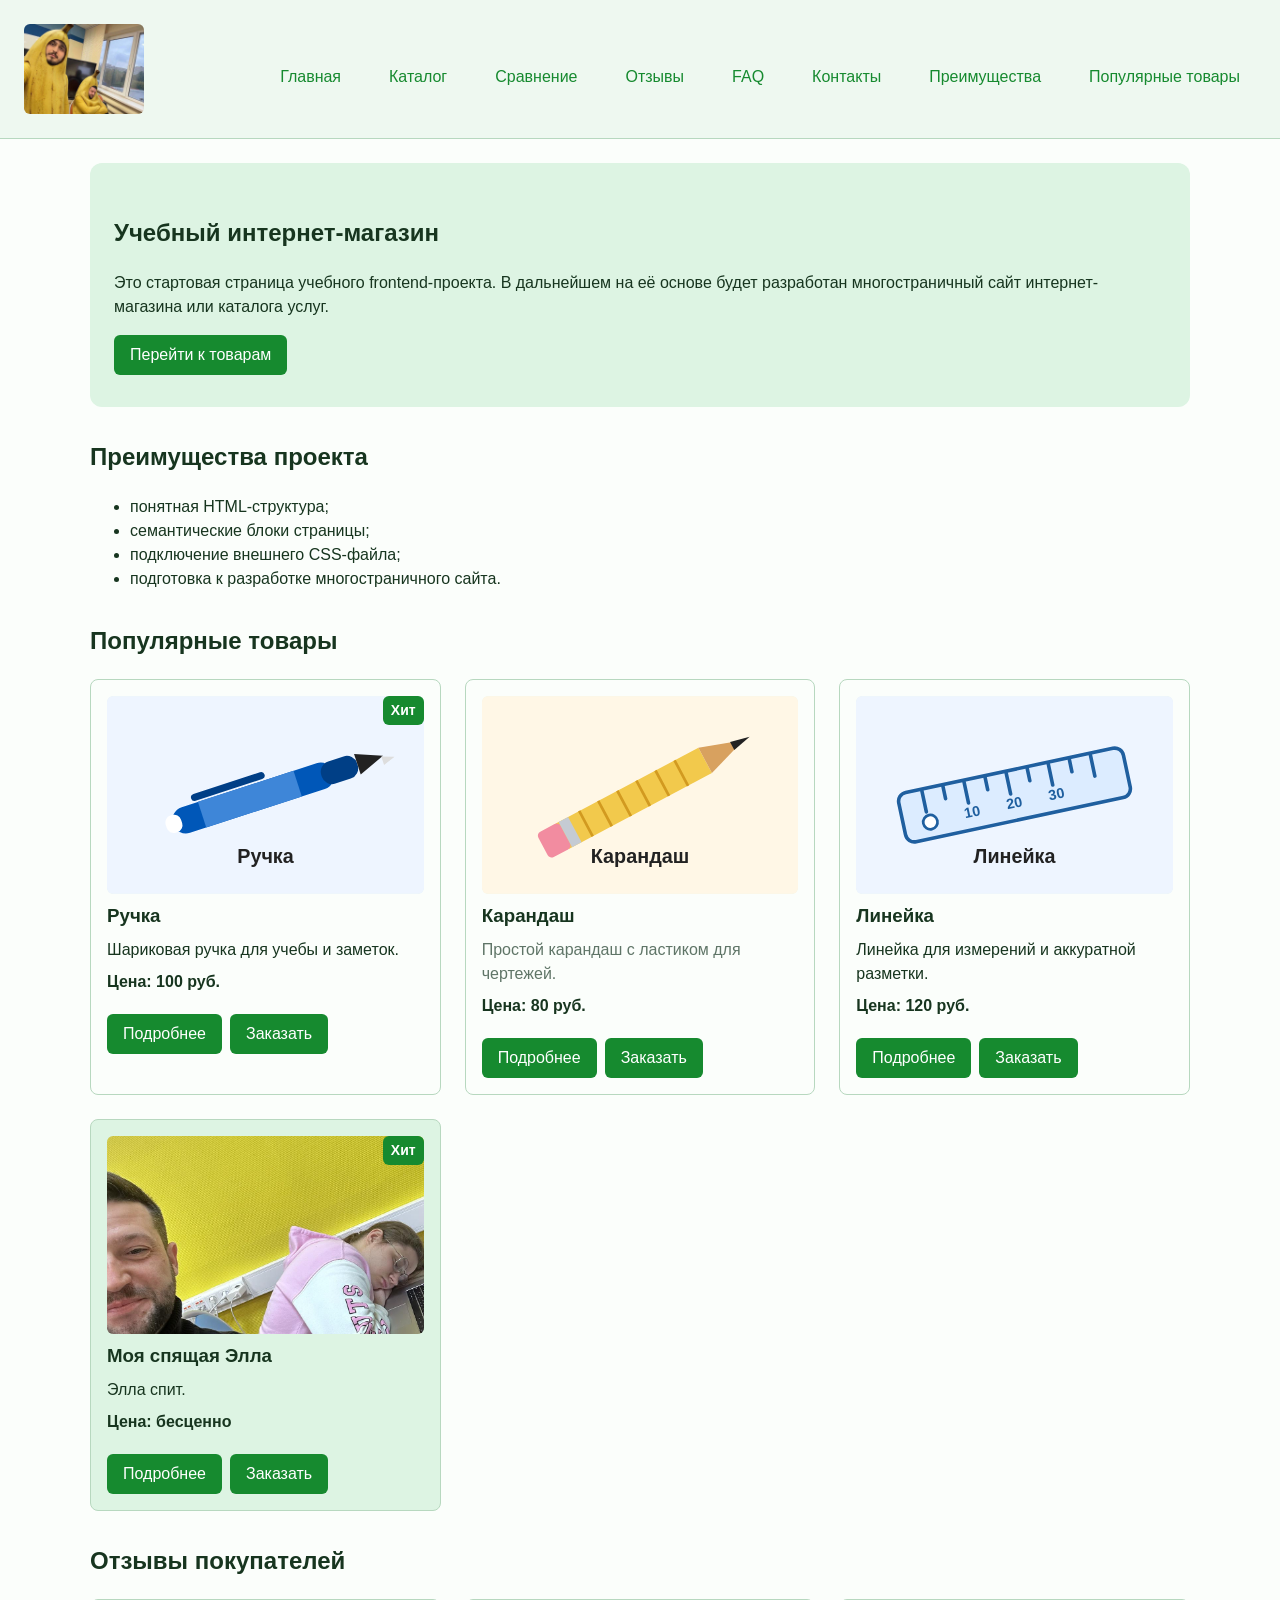
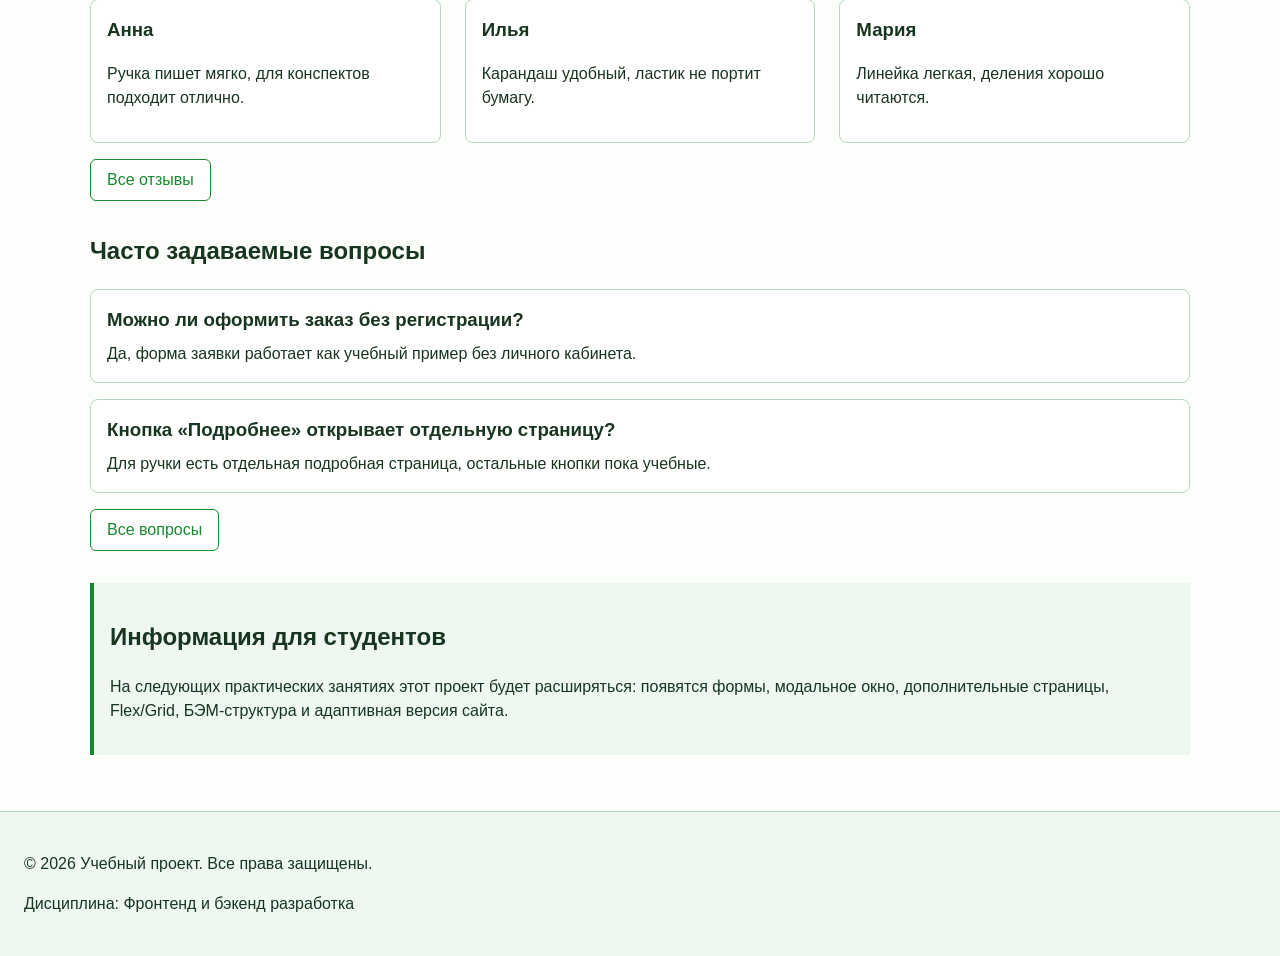
<file: index.html>
<!DOCTYPE html>
<html lang="ru">
<head>
    <meta charset="UTF-8">
    <meta name="viewport" content="width=device-width, initial-scale=1.0">
    <title>Учебный интернет-магазин</title>
    <link rel="stylesheet" href="css/style.css">
    <script src="js/main.js" defer></script>
</head>
<body id="top">
    <header>
        <div class="site-header">
            <a class="site-logo" href="index.html">
                <img src="images/logo.jpg" alt="ShopProject">
            </a>

            <nav class="site-nav" aria-label="Основная навигация">
                <ul class="site-nav__list">
                    <li><a href="index.html">Главная</a></li>
                    <li><a href="catalog.html">Каталог</a></li>
                    <li><a href="comparison.html">Сравнение</a></li>
                    <li><a href="reviews.html">Отзывы</a></li>
                    <li><a href="faq.html">FAQ</a></li>
                    <li><a href="contacts.html">Контакты</a></li>
                    <li><a href="index.html#advantages">Преимущества</a></li>
                    <li><a href="index.html#popular">Популярные товары</a></li>
                </ul>
            </nav>

        </div>
    </header>
    <main>
        <section class="hero">
            <h1>Учебный интернет-магазин</h1>
            <p>
                Это стартовая страница учебного frontend-проекта.
                В дальнейшем на её основе будет разработан многостраничный сайт
                интернет-магазина или каталога услуг.
            </p>
            <a class="button" href="#popular">Перейти к товарам</a>
        </section>
        <section class="section" id="advantages">
            <h2>Преимущества проекта</h2>

            <ul class="advantages-list">
                <li>понятная HTML-структура;</li>
                <li>семантические блоки страницы;</li>
                <li>подключение внешнего CSS-файла;</li>
                <li>подготовка к разработке многостраничного сайта.</li>
            </ul>
        </section>
        <section class="section" id="popular">
            <h2>Популярные товары</h2>

            <div class="products-grid">
                <article class="product-card">
                    <span class="product-card__badge">Хит</span>
                    <img class="product-card__image" src="images/product-1.svg" alt="Ручка">
                    <h3 class="product-card__title">Ручка</h3>
                    <p class="product-card__description">Шариковая ручка для учебы и заметок.</p>
                    <p class="product-card__price">Цена: 100 руб.</p>
                    <div class="product-card__actions">
                        <a class="button" href="product-pen.html">Подробнее</a>
                        <button class="button product-card__button" type="button" data-product="Ручка">
                            Заказать
                        </button>
                    </div>
                </article>

                <article class="product-card product-card--compact">
                    <img class="product-card__image" src="images/product-2.svg" alt="Карандаш">
                    <h3 class="product-card__title">Карандаш</h3>
                    <p class="product-card__description">Простой карандаш с ластиком для чертежей.</p>
                    <p class="product-card__price">Цена: 80 руб.</p>
                    <div class="product-card__actions">
                        <a class="button" href="product-pencil.html">Подробнее</a>
                        <button class="button product-card__button" type="button" data-product="Карандаш">
                            Заказать
                        </button>
                    </div>
                </article>

                <article class="product-card">
                    <img class="product-card__image" src="images/product-3.svg" alt="Линейка">
                    <h3 class="product-card__title">Линейка</h3>
                    <p class="product-card__description">Линейка для измерений и аккуратной разметки.</p>
                    <p class="product-card__price">Цена: 120 руб.</p>
                    <div class="product-card__actions">
                        <a class="button" href="product-ruler.html">Подробнее</a>
                        <button class="button product-card__button" type="button" data-product="Линейка">
                            Заказать
                        </button>
                    </div>
                </article>


                    <article class="product-card product-card--featured">
                        <span class="product-card__badge">Хит</span>
                    <img class="product-card__image" src="images/ella.jpg" alt="Моя спящая Элла">
                        <h3 class="product-card__title">Моя спящая Элла</h3>
                        <p class="product-card__description">Элла спит.</p>
                        <p class="product-card__price">Цена: бесценно</p>
                        <div class="product-card__actions">
                            <a class="button" href="product-ella.html">Подробнее</a>
                            <button class="button product-card__button" type="button" data-product="Моя спящая Элла">
                                Заказать
                            </button>
                        </div>
                    </article>
            </div>
        </section>

        <section class="section" id="reviews">
            <h2>Отзывы покупателей</h2>
            <div class="reviews-grid">
                <article class="review-card">
                    <h3>Анна</h3>
                    <p>Ручка пишет мягко, для конспектов подходит отлично.</p>
                </article>
                <article class="review-card">
                    <h3>Илья</h3>
                    <p>Карандаш удобный, ластик не портит бумагу.</p>
                </article>
                <article class="review-card">
                    <h3>Мария</h3>
                    <p>Линейка легкая, деления хорошо читаются.</p>
                </article>
            </div>
            <p><a class="button button--secondary" href="reviews.html">Все отзывы</a></p>
        </section>

        <section class="section" id="faq">
            <h2>Часто задаваемые вопросы</h2>
            <div class="faq-list">
                <article class="faq-item">
                    <h3>Можно ли оформить заказ без регистрации?</h3>
                    <p>Да, форма заявки работает как учебный пример без личного кабинета.</p>
                </article>
                <article class="faq-item">
                    <h3>Кнопка «Подробнее» открывает отдельную страницу?</h3>
                    <p>Для ручки есть отдельная подробная страница, остальные кнопки пока учебные.</p>
                </article>
            </div>
            <p><a class="button button--secondary" href="faq.html">Все вопросы</a></p>
        </section>

        <aside class="aside-info">
            <h2>Информация для студентов</h2>
            <p>
                На следующих практических занятиях этот проект будет расширяться:
                появятся формы, модальное окно, дополнительные страницы, Flex/Grid,
                БЭМ-структура и адаптивная версия сайта.
            </p>
        </aside>
    </main>
    <dialog class="order-dialog" id="order-dialog" aria-labelledby="order-dialog-title" aria-describedby="order-dialog-description">
        <h2 id="order-dialog-title">Оформление заявки</h2>
        <p class="order-dialog__text" id="order-dialog-description">
            Заполните контактные данные, и мы свяжемся с вами по выбранному товару.
        </p>

        <form class="order-form" id="order-form" action="#" method="post" novalidate>
            <input id="selected-product" name="selected-product" type="hidden">

            <div class="form-field">
                <label for="order-name">Имя</label>
                <input
                        id="order-name"
                        name="name"
                        type="text"
                        placeholder="Введите ваше имя"
                        minlength="2"
                        autocomplete="given-name"
                        required
                >
            </div>

            <div class="form-field">
                <label for="order-email">E-mail</label>
                <input
                        id="order-email"
                        name="email"
                        type="email"
                        placeholder="example@mail.ru"
                        autocomplete="email"
                        required
                >
            </div>

            <div class="form-field">
                <label for="order-phone">Телефон</label>
                <input
                        id="order-phone"
                        name="phone"
                        type="tel"
                        inputmode="tel"
                        placeholder="+7 (900) 000-00-00"
                        pattern="^\+7 \(\d{3}\) \d{3}-\d{2}-\d{2}$"
                        required
                >
                <small>Формат: +7 (900) 000-00-00</small>
            </div>

            <div class="form-field">
                <label for="order-date">Дата связи</label>
                <input
                        id="order-date"
                        name="date"
                        type="date"
                >
            </div>

            <div class="form-field">
                <label for="order-topic">Тема заявки</label>
                <select id="order-topic" name="topic" required>
                    <option value="">Выберите тему</option>
                    <option value="product">Заказ товара</option>
                    <option value="consultation">Консультация</option>
                    <option value="delivery">Доставка</option>
                </select>
            </div>

            <div class="form-field">
                <label for="order-comment">Комментарий</label>
                <textarea
                        id="order-comment"
                        name="comment"
                        rows="4"
                        placeholder="Укажите дополнительную информацию"
                ></textarea>
            </div>

            <div class="form-field form-field--checkbox">
                <label>
                    <input
                            id="order-agreement"
                            name="agreement"
                            type="checkbox"
                            required
                    >
                    Я согласен на обработку данных
                </label>
            </div>

            <div class="form-actions">
                <button class="button button--secondary" type="button" id="close-order-dialog">Закрыть</button>
                <button class="button" type="submit">Отправить заявку</button>
            </div>
        </form>
    </dialog>

    <p class="success-message" id="success-message" hidden>
        Форма успешно отправлена!
    </p>
    <footer id="contacts">
        <p>&copy; 2026 Учебный проект. Все права защищены.</p>
        <p>Дисциплина: Фронтенд и бэкенд разработка</p>
    </footer>
</body>
</html>
</file>
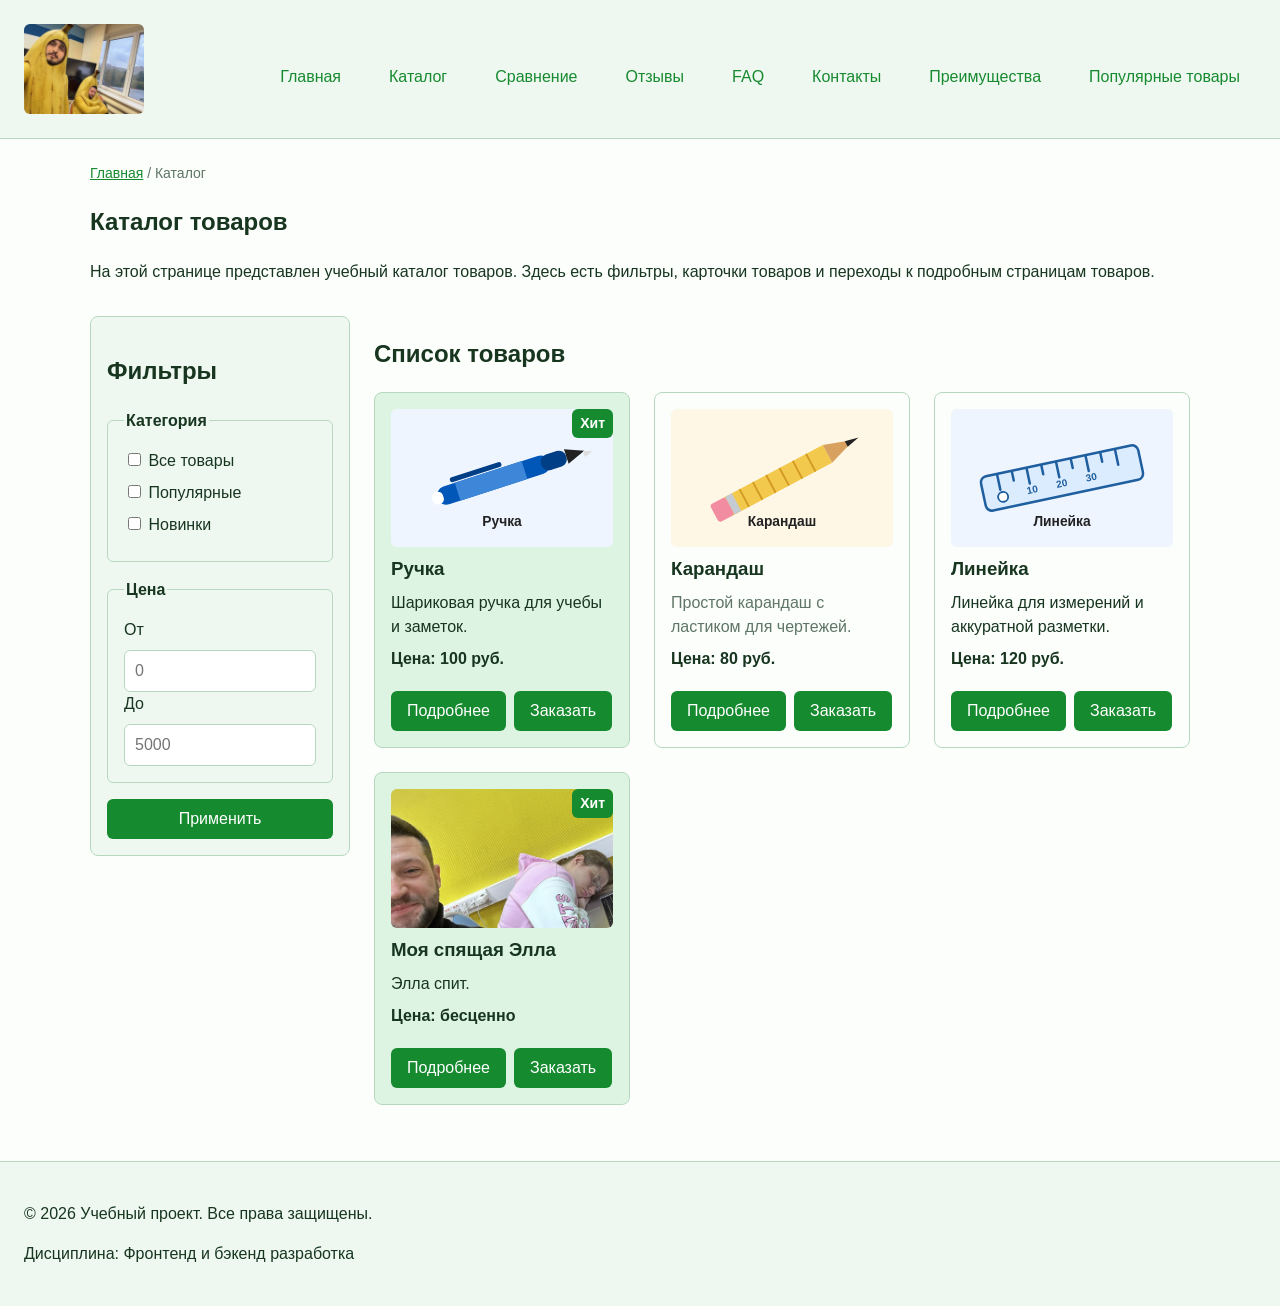
<file: catalog.html>
<!DOCTYPE html>
<html lang="ru">
<head>
    <meta charset="UTF-8">
    <meta name="viewport" content="width=device-width, initial-scale=1.0">
    <meta name="description" content="Каталог товаров учебного интернет-магазина.">
    <title>Каталог товаров — Учебный интернет-магазин</title>
    <link rel="stylesheet" href="css/style.css">
    <script src="js/main.js" defer></script>
</head>
<body id="top">
<header>
    <div class="site-header">
        <a class="site-logo" href="index.html">
            <img src="images/logo.jpg" alt="ShopProject">
        </a>

        <nav class="site-nav" aria-label="Основная навигация">
            <ul class="site-nav__list">
                <li><a href="index.html">Главная</a></li>
                <li><a href="catalog.html">Каталог</a></li>
                <li><a href="comparison.html">Сравнение</a></li>
                <li><a href="reviews.html">Отзывы</a></li>
                <li><a href="faq.html">FAQ</a></li>
                <li><a href="contacts.html">Контакты</a></li>
                <li><a href="index.html#advantages">Преимущества</a></li>
                <li><a href="index.html#popular">Популярные товары</a></li>
            </ul>
        </nav>
    </div>
</header>

<main>
    <nav class="breadcrumbs" aria-label="Хлебные крошки">
        <a href="index.html">Главная</a>
        <span>Каталог</span>
    </nav>

    <section class="section">
        <h1>Каталог товаров</h1>
        <p>
            На этой странице представлен учебный каталог товаров.
            Здесь есть фильтры, карточки товаров и переходы к подробным страницам товаров.
        </p>
    </section>
    <section class="catalog-layout">
        <aside class="catalog-filters">
            <h2>Фильтры</h2>

            <form class="filters-form" action="#" method="get">
                <fieldset>
                    <legend>Категория</legend>

                    <label>
                        <input type="checkbox" name="category" value="all">
                        Все товары
                    </label>

                    <label>
                        <input type="checkbox" name="category" value="popular">
                        Популярные
                    </label>

                    <label>
                        <input type="checkbox" name="category" value="new">
                        Новинки
                    </label>

                </fieldset>

                <fieldset>
                    <legend>Цена</legend>

                    <label for="price-from">От</label>
                    <input id="price-from" name="price-from" type="number" min="0" placeholder="0">

                    <label for="price-to">До</label>
                    <input id="price-to" name="price-to" type="number" min="0" placeholder="5000">
                </fieldset>

                <button class="button" type="submit">Применить</button>
            </form>
        </aside>

        <section class="catalog-products">
            <h2>Список товаров</h2>
            <div class="products-grid">
                <article class="product-card product-card--featured">
                    <span class="product-card__badge">Хит</span>
                    <img class="product-card__image" src="images/product-1.svg" alt="Ручка">
                    <h3 class="product-card__title">Ручка</h3>
                    <p class="product-card__description">Шариковая ручка для учебы и заметок.</p>
                    <p class="product-card__price">Цена: 100 руб.</p>
                    <div class="product-card__actions">
                        <a class="button" href="product-pen.html">Подробнее</a>
                        <button class="button product-card__button" type="button" data-product="Ручка">
                            Заказать
                        </button>
                    </div>
                </article>

                <article class="product-card product-card--compact">
                    <img class="product-card__image" src="images/product-2.svg" alt="Карандаш">
                    <h3 class="product-card__title">Карандаш</h3>
                    <p class="product-card__description">Простой карандаш с ластиком для чертежей.</p>
                    <p class="product-card__price">Цена: 80 руб.</p>
                    <div class="product-card__actions">
                        <a class="button" href="product-pencil.html">Подробнее</a>
                        <button class="button product-card__button" type="button" data-product="Карандаш">
                            Заказать
                        </button>
                    </div>
                </article>

                <article class="product-card">
                    <img class="product-card__image" src="images/product-3.svg" alt="Линейка">
                    <h3 class="product-card__title">Линейка</h3>
                    <p class="product-card__description">Линейка для измерений и аккуратной разметки.</p>
                    <p class="product-card__price">Цена: 120 руб.</p>
                    <div class="product-card__actions">
                        <a class="button" href="product-ruler.html">Подробнее</a>
                        <button class="button product-card__button" type="button" data-product="Линейка">
                            Заказать
                        </button>
                    </div>
                </article>

                <article class="product-card product-card--featured">
                    <span class="product-card__badge">Хит</span>
                    <img class="product-card__image" src="images/ella.jpg" alt="Моя спящая Элла">
                    <h3 class="product-card__title">Моя спящая Элла</h3>
                    <p class="product-card__description">Элла спит.</p>
                    <p class="product-card__price">Цена: бесценно</p>
                    <div class="product-card__actions">
                        <a class="button" href="product-ella.html">Подробнее</a>
                        <button class="button product-card__button" type="button" data-product="Моя спящая Элла">
                            Заказать
                        </button>
                    </div>
                </article>
            </div>
        </section>
    </section>


</main>
<dialog class="order-dialog" id="order-dialog" aria-labelledby="order-dialog-title" aria-describedby="order-dialog-description">
    <h2 id="order-dialog-title">Оформление заявки</h2>
    <p class="order-dialog__text" id="order-dialog-description">
        Заполните контактные данные, и мы свяжемся с вами по выбранному товару.
    </p>

    <form class="order-form" id="order-form" action="#" method="post" novalidate>
        <input id="selected-product" name="selected-product" type="hidden">

        <div class="form-field">
            <label for="order-name">Имя</label>
            <input
                    id="order-name"
                    name="name"
                    type="text"
                    placeholder="Введите ваше имя"
                    minlength="2"
                    autocomplete="given-name"
                    required
            >
        </div>

        <div class="form-field">
            <label for="order-email">E-mail</label>
            <input
                    id="order-email"
                    name="email"
                    type="email"
                    placeholder="example@mail.ru"
                    autocomplete="email"
                    required
            >
        </div>

        <div class="form-field">
            <label for="order-phone">Телефон</label>
            <input
                    id="order-phone"
                    name="phone"
                    type="tel"
                    inputmode="tel"
                    placeholder="+7 (900) 000-00-00"
                    pattern="^\+7 \(\d{3}\) \d{3}-\d{2}-\d{2}$"
                    required
            >
            <small>Формат: +7 (900) 000-00-00</small>
        </div>

        <div class="form-field">
            <label for="order-date">Дата связи</label>
            <input
                    id="order-date"
                    name="date"
                    type="date"
            >
        </div>

        <div class="form-field">
            <label for="order-topic">Тема заявки</label>
            <select id="order-topic" name="topic" required>
                <option value="">Выберите тему</option>
                <option value="product">Заказ товара</option>
                <option value="consultation">Консультация</option>
                <option value="delivery">Доставка</option>
            </select>
        </div>

        <div class="form-field">
            <label for="order-comment">Комментарий</label>
            <textarea
                    id="order-comment"
                    name="comment"
                    rows="4"
                    placeholder="Укажите дополнительную информацию"
            ></textarea>
        </div>

        <div class="form-field form-field--checkbox">
            <label>
                <input
                        id="order-agreement"
                        name="agreement"
                        type="checkbox"
                        required
                >
                Я согласен на обработку данных
            </label>
        </div>

        <div class="form-actions">
            <button class="button button--secondary" type="button" id="close-order-dialog">Закрыть</button>
            <button class="button" type="submit">Отправить заявку</button>
        </div>
    </form>
</dialog>

<p class="success-message" id="success-message" hidden>
    Форма успешно отправлена!
</p>
<footer>
    <p>&copy; 2026 Учебный проект. Все права защищены.</p>
    <p>Дисциплина: Фронтенд и бэкенд разработка</p>
</footer>
</body>
</html>
</file>
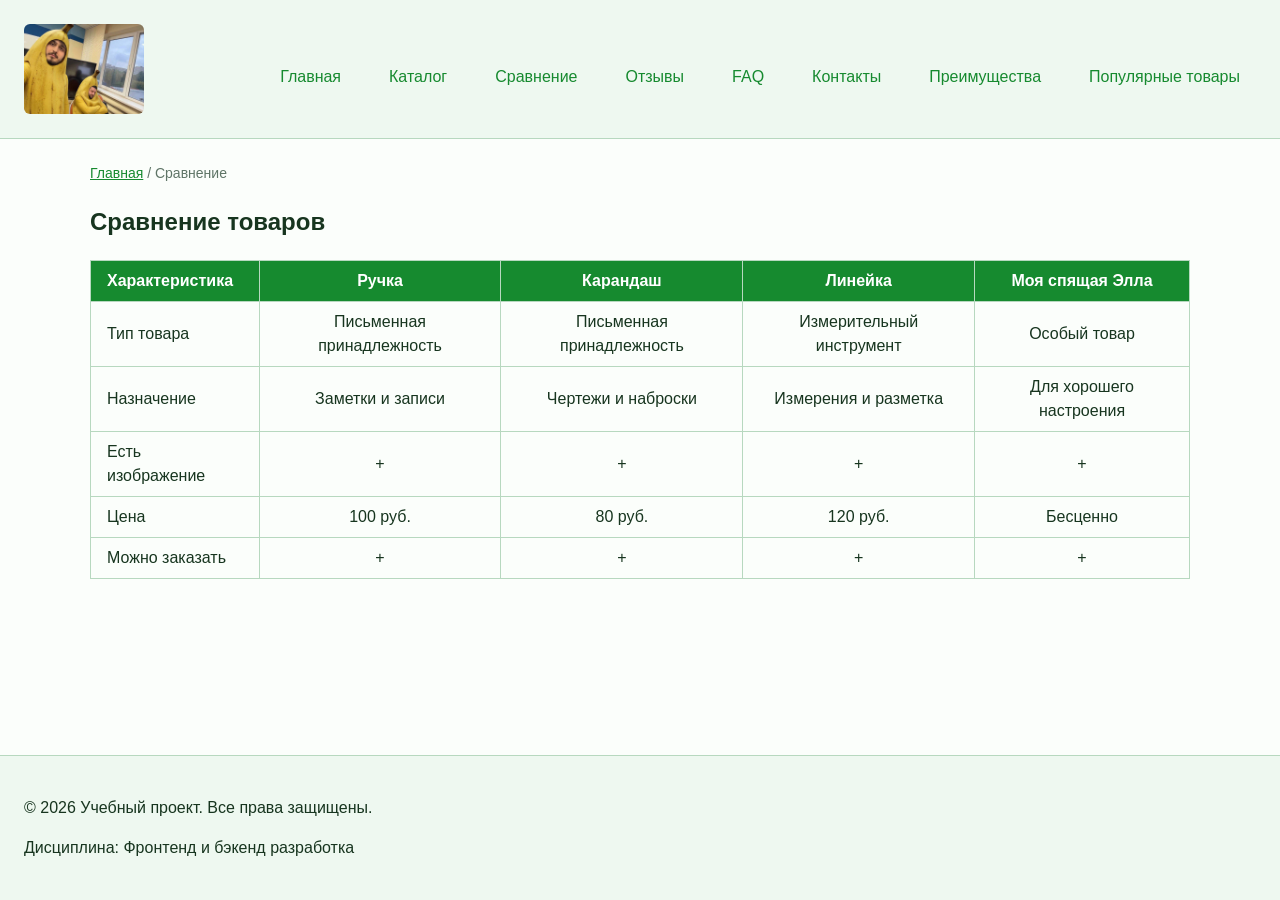
<file: comparison.html>
<!DOCTYPE html>
<html lang="ru">
<head>
    <meta charset="UTF-8">
    <meta name="viewport" content="width=device-width, initial-scale=1.0">
    <meta name="description" content="Таблица сравнения характеристик товаров учебного интернет-магазина.">
    <title>Сравнение товаров — Учебный интернет-магазин</title>
    <link rel="stylesheet" href="css/style.css">
</head>
<body id="top">
<header>
    <div class="site-header">
        <a class="site-logo" href="index.html">
            <img src="images/logo.jpg" alt="ShopProject">
        </a>

        <nav class="site-nav" aria-label="Основная навигация">
            <ul class="site-nav__list">
                <li><a href="index.html">Главная</a></li>
                <li><a href="catalog.html">Каталог</a></li>
                <li><a href="comparison.html">Сравнение</a></li>
                <li><a href="reviews.html">Отзывы</a></li>
                <li><a href="faq.html">FAQ</a></li>
                <li><a href="contacts.html">Контакты</a></li>
                <li><a href="index.html#advantages">Преимущества</a></li>
                <li><a href="index.html#popular">Популярные товары</a></li>
            </ul>
        </nav>
    </div>
</header>

<main>
    <nav class="breadcrumbs" aria-label="Хлебные крошки">
        <a href="index.html">Главная</a>
        <span>Сравнение</span>
    </nav>

    <section class="section">
        <h1>Сравнение товаров</h1>
        <div class="comparison-table-wrap">
            <table class="comparison-table">
                <thead>
                <tr>
                    <th>Характеристика</th>
                    <th>Ручка</th>
                    <th>Карандаш</th>
                    <th>Линейка</th>
                    <th>Моя спящая Элла</th>
                </tr>
                </thead>
                <tbody>
                <tr>
                    <td>Тип товара</td>
                    <td>Письменная принадлежность</td>
                    <td>Письменная принадлежность</td>
                    <td>Измерительный инструмент</td>
                    <td>Особый товар</td>
                </tr>
                <tr>
                    <td>Назначение</td>
                    <td>Заметки и записи</td>
                    <td>Чертежи и наброски</td>
                    <td>Измерения и разметка</td>
                    <td>Для хорошего настроения</td>
                </tr>
                <tr>
                    <td>Есть изображение</td>
                    <td>+</td>
                    <td>+</td>
                    <td>+</td>
                    <td>+</td>
                </tr>
                <tr>
                    <td>Цена</td>
                    <td>100 руб.</td>
                    <td>80 руб.</td>
                    <td>120 руб.</td>
                    <td>Бесценно</td>
                </tr>
                <tr>
                    <td>Можно заказать</td>
                    <td>+</td>
                    <td>+</td>
                    <td>+</td>
                    <td>+</td>
                </tr>
                </tbody>
            </table>
        </div>
    </section>
</main>
<footer>
    <p>&copy; 2026 Учебный проект. Все права защищены.</p>
    <p>Дисциплина: Фронтенд и бэкенд разработка</p>
</footer>
</body>
</html>
</file>
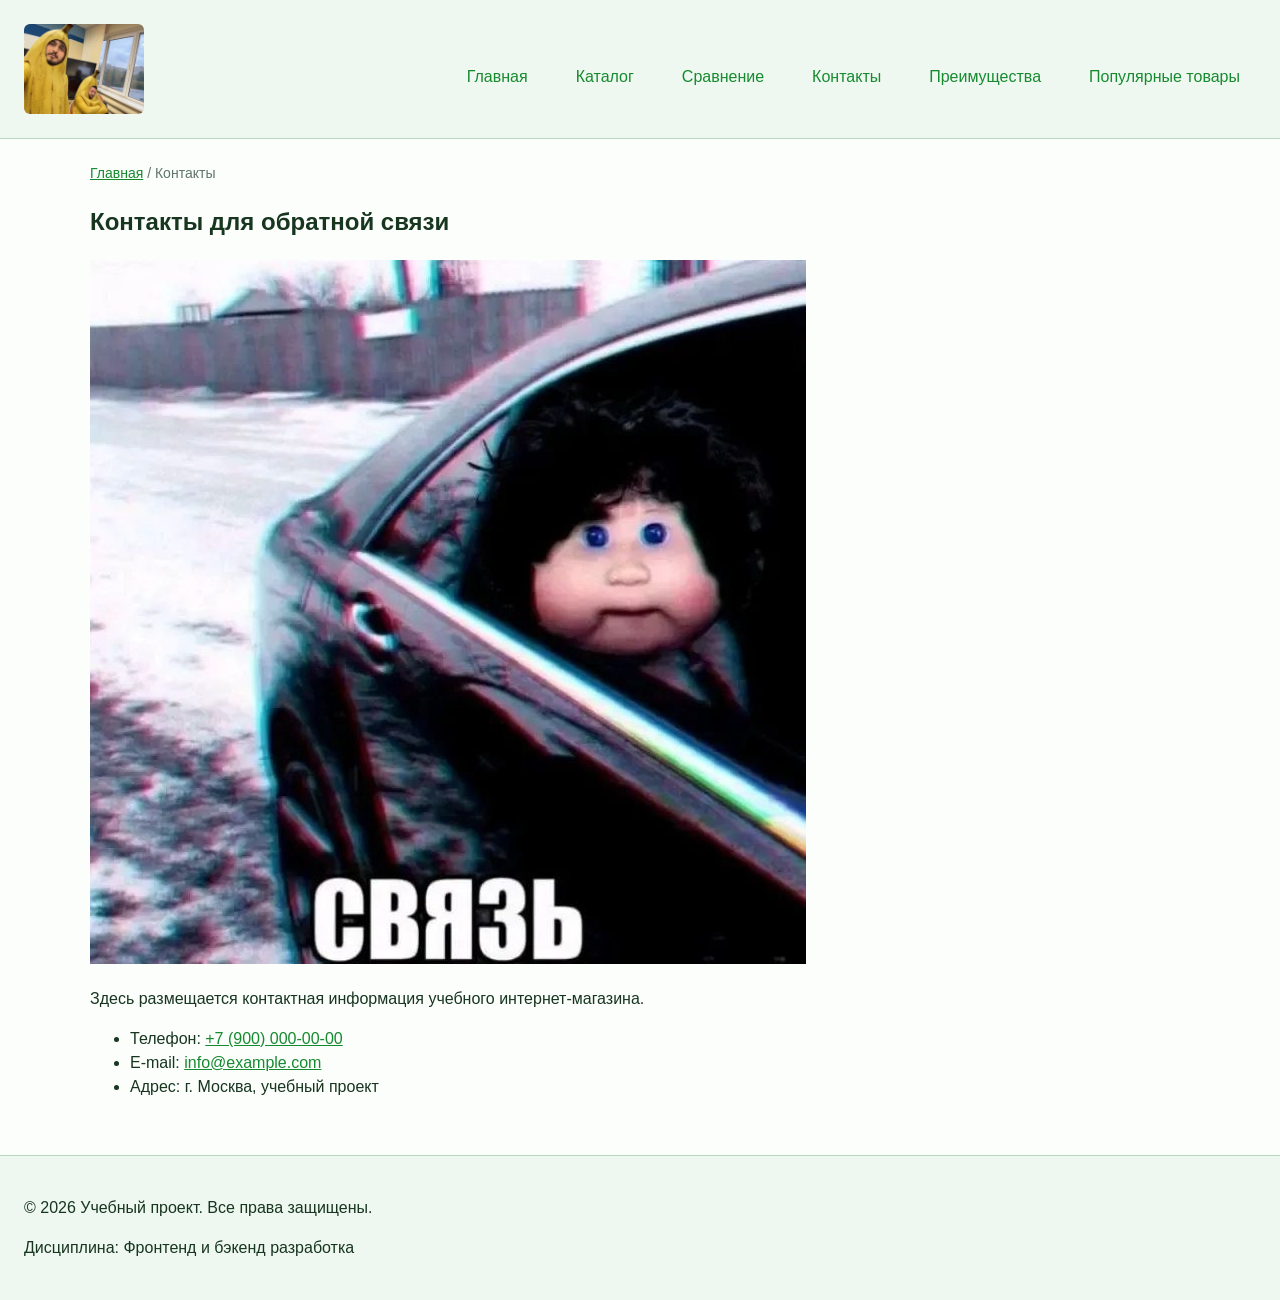
<file: contacts.html>
<!DOCTYPE html>
<html lang="ru">
<head>
    <meta charset="UTF-8">
    <meta name="viewport" content="width=device-width, initial-scale=1.0">
    <meta name="description" content="Контактная информация учебного интернет-магазина.">
    <title>Контакты — Учебный интернет-магазин</title>
    <link rel="stylesheet" href="css/style.css">
</head>
<body>
<header>
    <div class="site-header">
        <a class="site-logo" href="index.html">
            <img src="images/logo.jpg" alt="ShopProject">
        </a>

        <nav class="site-nav" aria-label="Основная навигация">
            <ul class="site-nav__list">
                <li><a href="index.html">Главная</a></li>
                <li><a href="catalog.html">Каталог</a></li>
                <li><a href="comparison.html">Сравнение</a></li>
                <li><a href="contacts.html">Контакты</a></li>
                <li><a href="index.html#advantages">Преимущества</a></li>
                <li><a href="index.html#popular">Популярные товары</a></li>
            </ul>
        </nav>
    </div>
</header>

<main>
    <nav class="breadcrumbs" aria-label="Хлебные крошки">
        <a href="index.html">Главная</a>
        <span>Контакты</span>
    </nav>

    <section class="section">
        <h1>Контакты для обратной связи</h1>
        <img src="images/svyaz.jpg">
        <p>
            Здесь размещается контактная информация учебного интернет-магазина.
        </p>

        <ul>
            <li>Телефон: <a href="tel:+79000000000">+7 (900) 000-00-00</a></li>
            <li>E-mail: <a href="mailto:info@example.com">info@example.com</a></li>
            <li>Адрес: г. Москва, учебный проект</li>
        </ul>
    </section>

</main>

<footer>
    <p>&copy; 2026 Учебный проект. Все права защищены.</p>
    <p>Дисциплина: Фронтенд и бэкенд разработка</p>
</footer>
</body>
</html>
</file>
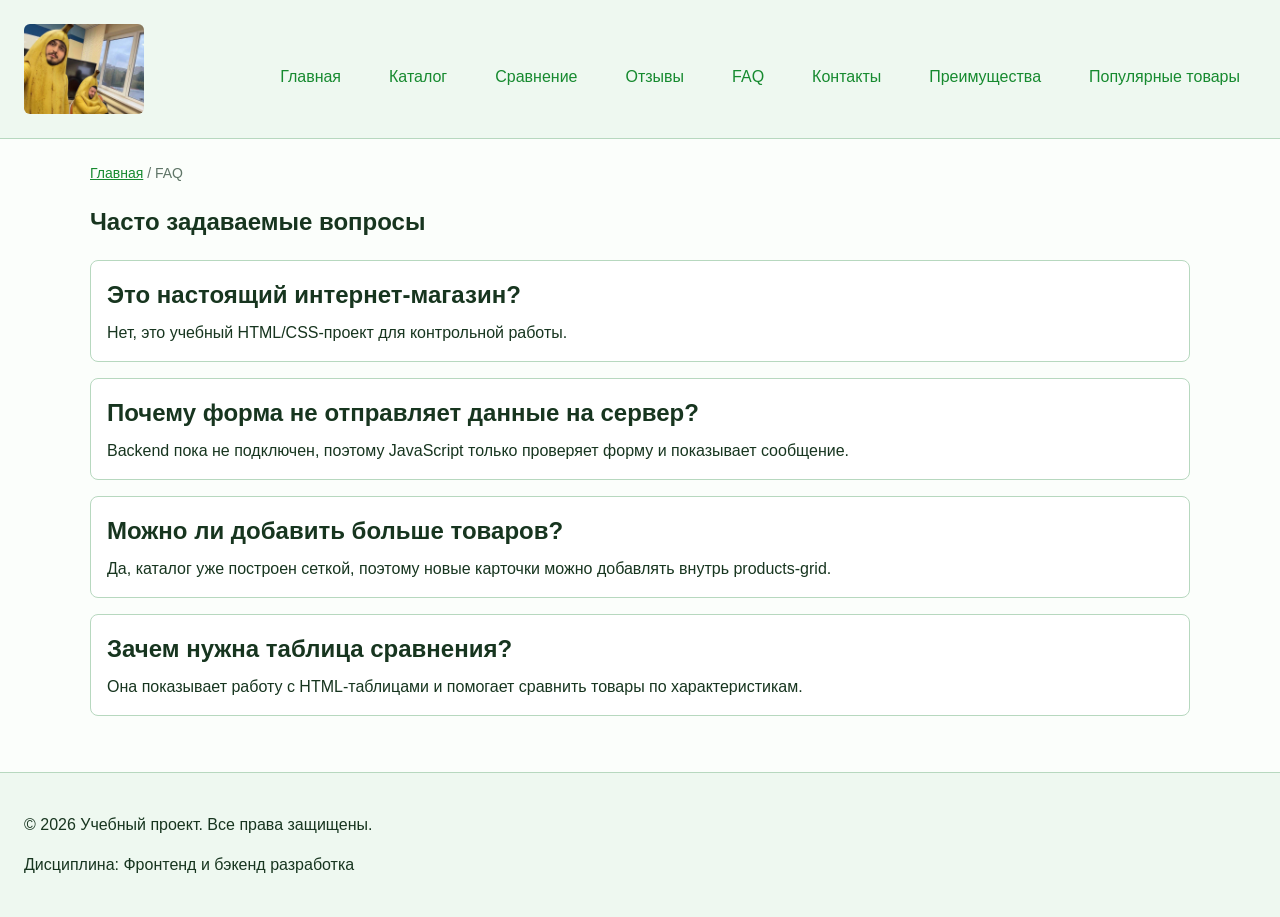
<file: faq.html>
<!DOCTYPE html>
<html lang="ru">
<head>
    <meta charset="UTF-8">
    <meta name="viewport" content="width=device-width, initial-scale=1.0">
    <meta name="description" content="Часто задаваемые вопросы учебного интернет-магазина.">
    <title>FAQ — Учебный интернет-магазин</title>
    <link rel="stylesheet" href="css/style.css">
</head>
<body id="top">
<header>
    <div class="site-header">
        <a class="site-logo" href="index.html">
            <img src="images/logo.jpg" alt="ShopProject">
        </a>

        <nav class="site-nav" aria-label="Основная навигация">
            <ul class="site-nav__list">
                <li><a href="index.html">Главная</a></li>
                <li><a href="catalog.html">Каталог</a></li>
                <li><a href="comparison.html">Сравнение</a></li>
                <li><a href="reviews.html">Отзывы</a></li>
                <li><a href="faq.html">FAQ</a></li>
                <li><a href="contacts.html">Контакты</a></li>
                <li><a href="index.html#advantages">Преимущества</a></li>
                <li><a href="index.html#popular">Популярные товары</a></li>
            </ul>
        </nav>
    </div>
</header>

<main>
    <nav class="breadcrumbs" aria-label="Хлебные крошки">
        <a href="index.html">Главная</a>
        <span>FAQ</span>
    </nav>

    <section class="section">
        <h1>Часто задаваемые вопросы</h1>
        <div class="faq-list">
            <article class="faq-item">
                <h2>Это настоящий интернет-магазин?</h2>
                <p>Нет, это учебный HTML/CSS-проект для контрольной работы.</p>
            </article>
            <article class="faq-item">
                <h2>Почему форма не отправляет данные на сервер?</h2>
                <p>Backend пока не подключен, поэтому JavaScript только проверяет форму и показывает сообщение.</p>
            </article>
            <article class="faq-item">
                <h2>Можно ли добавить больше товаров?</h2>
                <p>Да, каталог уже построен сеткой, поэтому новые карточки можно добавлять внутрь products-grid.</p>
            </article>
            <article class="faq-item">
                <h2>Зачем нужна таблица сравнения?</h2>
                <p>Она показывает работу с HTML-таблицами и помогает сравнить товары по характеристикам.</p>
            </article>
        </div>
    </section>
</main>
<footer>
    <p>&copy; 2026 Учебный проект. Все права защищены.</p>
    <p>Дисциплина: Фронтенд и бэкенд разработка</p>
</footer>
</body>
</html>
</file>
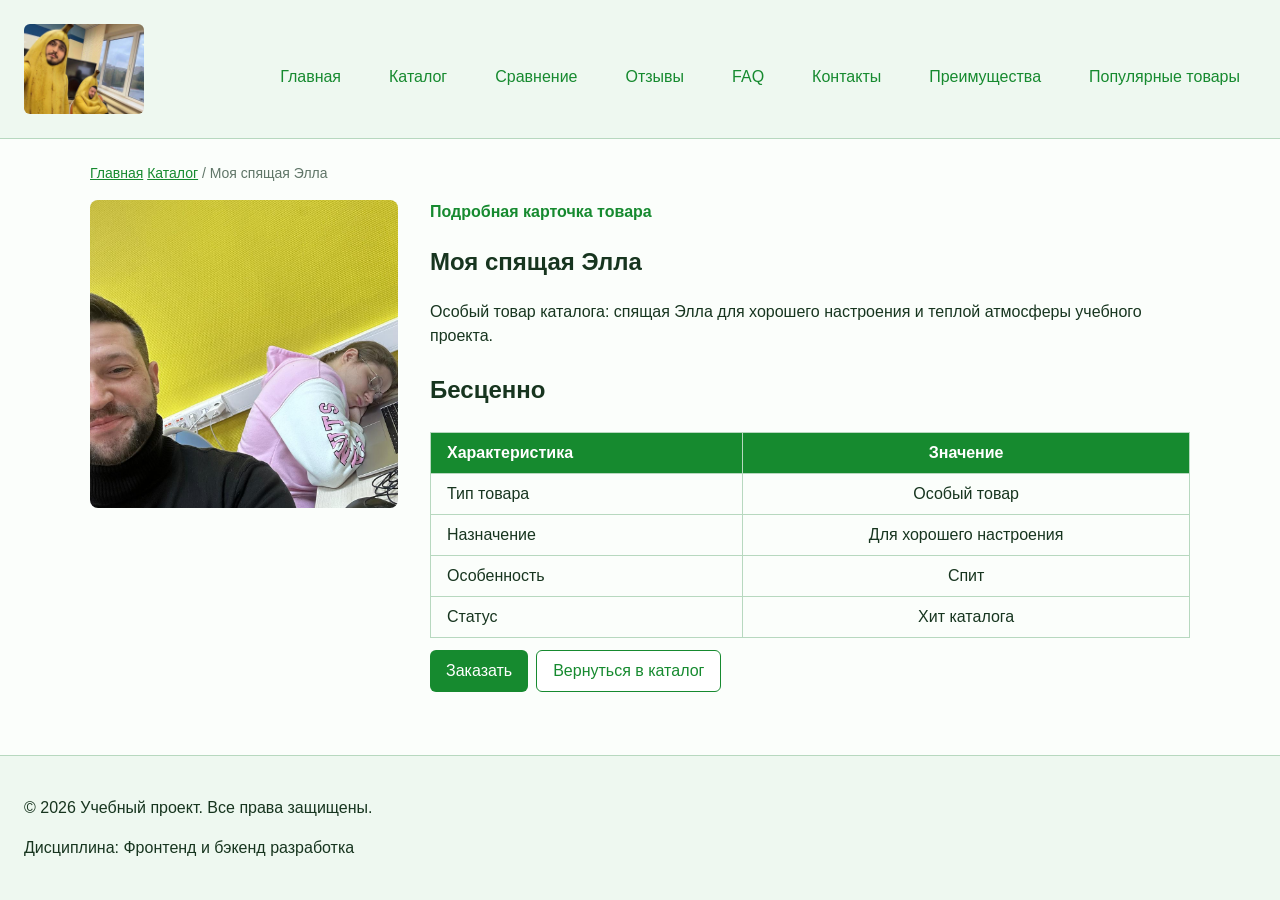
<file: product-ella.html>
<!DOCTYPE html>
<html lang="ru">
<head>
    <meta charset="UTF-8">
    <meta name="viewport" content="width=device-width, initial-scale=1.0">
    <meta name="description" content="Подробная карточка товара Моя спящая Элла в учебном интернет-магазине.">
    <title>Моя спящая Элла — подробная карточка товара</title>
    <link rel="stylesheet" href="css/style.css">
    <script src="js/main.js" defer></script>
</head>
<body id="top">
<header>
    <div class="site-header">
        <a class="site-logo" href="index.html">
            <img src="images/logo.jpg" alt="ShopProject">
        </a>

        <nav class="site-nav" aria-label="Основная навигация">
            <ul class="site-nav__list">
                <li><a href="index.html">Главная</a></li>
                <li><a href="catalog.html">Каталог</a></li>
                <li><a href="comparison.html">Сравнение</a></li>
                <li><a href="reviews.html">Отзывы</a></li>
                <li><a href="faq.html">FAQ</a></li>
                <li><a href="contacts.html">Контакты</a></li>
                <li><a href="index.html#advantages">Преимущества</a></li>
                <li><a href="index.html#popular">Популярные товары</a></li>
            </ul>
        </nav>
    </div>
</header>

<main>
    <nav class="breadcrumbs" aria-label="Хлебные крошки">
        <a href="index.html">Главная</a>
        <a href="catalog.html">Каталог</a>
        <span>Моя спящая Элла</span>
    </nav>

    <section class="product-detail">
        <img class="product-detail__image" src="images/ella.jpg" alt="Моя спящая Элла">
        <div class="product-detail__content">
            <p class="product-detail__label">Подробная карточка товара</p>
            <h1>Моя спящая Элла</h1>
            <p>
                Особый товар каталога: спящая Элла для хорошего настроения
                и теплой атмосферы учебного проекта.
            </p>
            <p class="product-detail__price">Бесценно</p>
            <div class="comparison-table-wrap">
                <table class="comparison-table product-detail__table">
                    <tbody>
                    <tr>
                        <th>Характеристика</th>
                        <th>Значение</th>
                    </tr>
                    <tr>
                        <td>Тип товара</td>
                        <td>Особый товар</td>
                    </tr>
                    <tr>
                        <td>Назначение</td>
                        <td>Для хорошего настроения</td>
                    </tr>
                    <tr>
                        <td>Особенность</td>
                        <td>Спит</td>
                    </tr>
                    <tr>
                        <td>Статус</td>
                        <td>Хит каталога</td>
                    </tr>
                    </tbody>
                </table>
            </div>
            <div class="product-card__actions">
                <button class="button product-card__button" type="button" data-product="Моя спящая Элла">Заказать</button>
                <a class="button button--secondary" href="catalog.html">Вернуться в каталог</a>
            </div>
        </div>
    </section>
</main>

<dialog class="order-dialog" id="order-dialog" aria-labelledby="order-dialog-title" aria-describedby="order-dialog-description">
    <h2 id="order-dialog-title">Оформление заявки</h2>
    <p class="order-dialog__text" id="order-dialog-description">
        Заполните контактные данные, и мы свяжемся с вами по выбранному товару.
    </p>
    <form class="order-form" id="order-form" action="#" method="post" novalidate>
        <input id="selected-product" name="selected-product" type="hidden">
        <div class="form-field">
            <label for="order-name">Имя</label>
            <input id="order-name" name="name" type="text" placeholder="Введите ваше имя" minlength="2" autocomplete="given-name" required>
        </div>
        <div class="form-field">
            <label for="order-email">E-mail</label>
            <input id="order-email" name="email" type="email" placeholder="example@mail.ru" autocomplete="email" required>
        </div>
        <div class="form-field">
            <label for="order-phone">Телефон</label>
            <input id="order-phone" name="phone" type="tel" inputmode="tel" placeholder="+7 (900) 000-00-00" pattern="^\+7 \(\d{3}\) \d{3}-\d{2}-\d{2}$" required>
            <small>Формат: +7 (900) 000-00-00</small>
        </div>
        <div class="form-field">
            <label for="order-date">Дата связи</label>
            <input id="order-date" name="date" type="date">
        </div>
        <div class="form-field">
            <label for="order-topic">Тема заявки</label>
            <select id="order-topic" name="topic" required>
                <option value="">Выберите тему</option>
                <option value="product">Заказ товара</option>
                <option value="consultation">Консультация</option>
                <option value="delivery">Доставка</option>
            </select>
        </div>
        <div class="form-field">
            <label for="order-comment">Комментарий</label>
            <textarea id="order-comment" name="comment" rows="4" placeholder="Укажите дополнительную информацию"></textarea>
        </div>
        <div class="form-field form-field--checkbox">
            <label>
                <input id="order-agreement" name="agreement" type="checkbox" required>
                Я согласен на обработку данных
            </label>
        </div>
        <div class="form-actions">
            <button class="button button--secondary" type="button" id="close-order-dialog">Закрыть</button>
            <button class="button" type="submit">Отправить заявку</button>
        </div>
    </form>
</dialog>

<p class="success-message" id="success-message" hidden>
    Форма успешно отправлена!
</p>
<footer>
    <p>&copy; 2026 Учебный проект. Все права защищены.</p>
    <p>Дисциплина: Фронтенд и бэкенд разработка</p>
</footer>
</body>
</html>
</file>
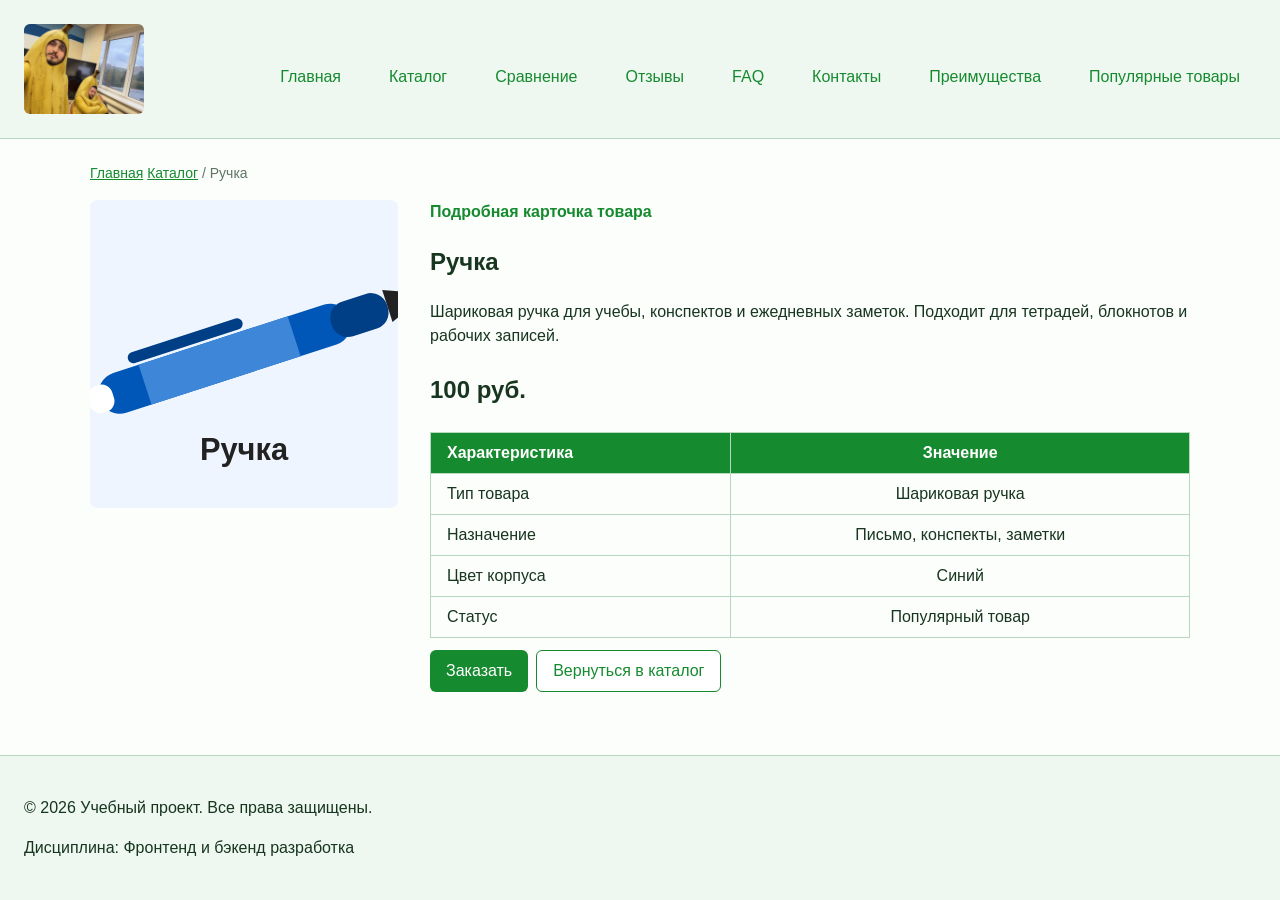
<file: product-pen.html>
<!DOCTYPE html>
<html lang="ru">
<head>
    <meta charset="UTF-8">
    <meta name="viewport" content="width=device-width, initial-scale=1.0">
    <meta name="description" content="Подробная карточка товара Ручка в учебном интернет-магазине.">
    <title>Ручка — подробная карточка товара</title>
    <link rel="stylesheet" href="css/style.css">
    <script src="js/main.js" defer></script>
</head>
<body id="top">
<header>
    <div class="site-header">
        <a class="site-logo" href="index.html">
            <img src="images/logo.jpg" alt="ShopProject">
        </a>

        <nav class="site-nav" aria-label="Основная навигация">
            <ul class="site-nav__list">
                <li><a href="index.html">Главная</a></li>
                <li><a href="catalog.html">Каталог</a></li>
                <li><a href="comparison.html">Сравнение</a></li>
                <li><a href="reviews.html">Отзывы</a></li>
                <li><a href="faq.html">FAQ</a></li>
                <li><a href="contacts.html">Контакты</a></li>
                <li><a href="index.html#advantages">Преимущества</a></li>
                <li><a href="index.html#popular">Популярные товары</a></li>
            </ul>
        </nav>
    </div>
</header>

<main>
    <nav class="breadcrumbs" aria-label="Хлебные крошки">
        <a href="index.html">Главная</a>
        <a href="catalog.html">Каталог</a>
        <span>Ручка</span>
    </nav>

    <section class="product-detail">
        <img class="product-detail__image" src="images/product-1.svg" alt="Ручка">
        <div class="product-detail__content">
            <p class="product-detail__label">Подробная карточка товара</p>
            <h1>Ручка</h1>
            <p>
                Шариковая ручка для учебы, конспектов и ежедневных заметок.
                Подходит для тетрадей, блокнотов и рабочих записей.
            </p>
            <p class="product-detail__price">100 руб.</p>
            <div class="comparison-table-wrap">
                <table class="comparison-table product-detail__table">
                    <tbody>
                    <tr>
                        <th>Характеристика</th>
                        <th>Значение</th>
                    </tr>
                    <tr>
                        <td>Тип товара</td>
                        <td>Шариковая ручка</td>
                    </tr>
                    <tr>
                        <td>Назначение</td>
                        <td>Письмо, конспекты, заметки</td>
                    </tr>
                    <tr>
                        <td>Цвет корпуса</td>
                        <td>Синий</td>
                    </tr>
                    <tr>
                        <td>Статус</td>
                        <td>Популярный товар</td>
                    </tr>
                    </tbody>
                </table>
            </div>
            <div class="product-card__actions">
                <button class="button product-card__button" type="button" data-product="Ручка">Заказать</button>
                <a class="button button--secondary" href="catalog.html">Вернуться в каталог</a>
            </div>
        </div>
    </section>
</main>

<dialog class="order-dialog" id="order-dialog" aria-labelledby="order-dialog-title" aria-describedby="order-dialog-description">
    <h2 id="order-dialog-title">Оформление заявки</h2>
    <p class="order-dialog__text" id="order-dialog-description">
        Заполните контактные данные, и мы свяжемся с вами по выбранному товару.
    </p>

    <form class="order-form" id="order-form" action="#" method="post" novalidate>
        <input id="selected-product" name="selected-product" type="hidden">

        <div class="form-field">
            <label for="order-name">Имя</label>
            <input id="order-name" name="name" type="text" placeholder="Введите ваше имя" minlength="2" autocomplete="given-name" required>
        </div>

        <div class="form-field">
            <label for="order-email">E-mail</label>
            <input id="order-email" name="email" type="email" placeholder="example@mail.ru" autocomplete="email" required>
        </div>

        <div class="form-field">
            <label for="order-phone">Телефон</label>
            <input id="order-phone" name="phone" type="tel" inputmode="tel" placeholder="+7 (900) 000-00-00" pattern="^\+7 \(\d{3}\) \d{3}-\d{2}-\d{2}$" required>
            <small>Формат: +7 (900) 000-00-00</small>
        </div>

        <div class="form-field">
            <label for="order-date">Дата связи</label>
            <input id="order-date" name="date" type="date">
        </div>

        <div class="form-field">
            <label for="order-topic">Тема заявки</label>
            <select id="order-topic" name="topic" required>
                <option value="">Выберите тему</option>
                <option value="product">Заказ товара</option>
                <option value="consultation">Консультация</option>
                <option value="delivery">Доставка</option>
            </select>
        </div>

        <div class="form-field">
            <label for="order-comment">Комментарий</label>
            <textarea id="order-comment" name="comment" rows="4" placeholder="Укажите дополнительную информацию"></textarea>
        </div>

        <div class="form-field form-field--checkbox">
            <label>
                <input id="order-agreement" name="agreement" type="checkbox" required>
                Я согласен на обработку данных
            </label>
        </div>

        <div class="form-actions">
            <button class="button button--secondary" type="button" id="close-order-dialog">Закрыть</button>
            <button class="button" type="submit">Отправить заявку</button>
        </div>
    </form>
</dialog>

<p class="success-message" id="success-message" hidden>
    Форма успешно отправлена!
</p>
<footer>
    <p>&copy; 2026 Учебный проект. Все права защищены.</p>
    <p>Дисциплина: Фронтенд и бэкенд разработка</p>
</footer>
</body>
</html>
</file>
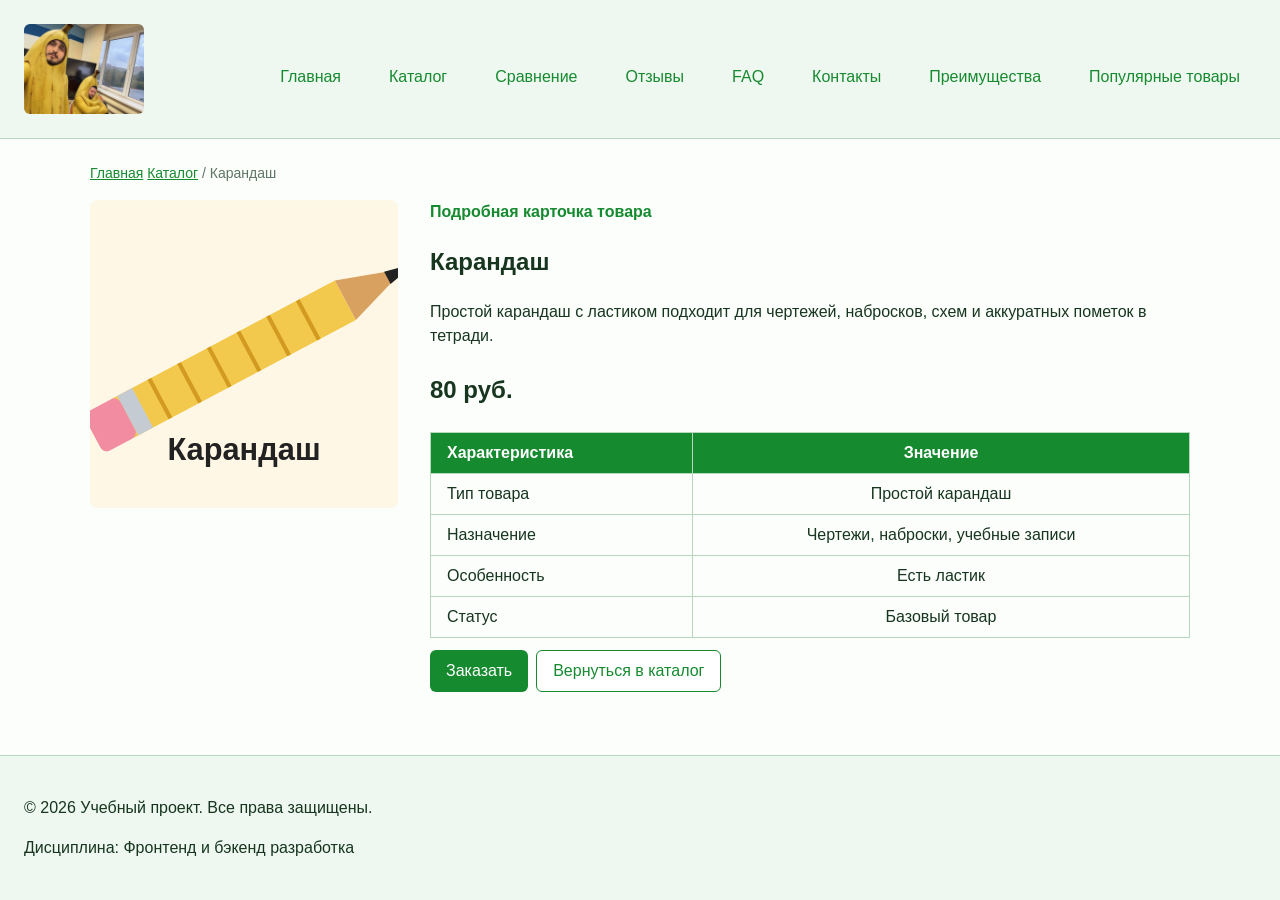
<file: product-pencil.html>
<!DOCTYPE html>
<html lang="ru">
<head>
    <meta charset="UTF-8">
    <meta name="viewport" content="width=device-width, initial-scale=1.0">
    <meta name="description" content="Подробная карточка товара Карандаш в учебном интернет-магазине.">
    <title>Карандаш — подробная карточка товара</title>
    <link rel="stylesheet" href="css/style.css">
    <script src="js/main.js" defer></script>
</head>
<body id="top">
<header>
    <div class="site-header">
        <a class="site-logo" href="index.html">
            <img src="images/logo.jpg" alt="ShopProject">
        </a>

        <nav class="site-nav" aria-label="Основная навигация">
            <ul class="site-nav__list">
                <li><a href="index.html">Главная</a></li>
                <li><a href="catalog.html">Каталог</a></li>
                <li><a href="comparison.html">Сравнение</a></li>
                <li><a href="reviews.html">Отзывы</a></li>
                <li><a href="faq.html">FAQ</a></li>
                <li><a href="contacts.html">Контакты</a></li>
                <li><a href="index.html#advantages">Преимущества</a></li>
                <li><a href="index.html#popular">Популярные товары</a></li>
            </ul>
        </nav>
    </div>
</header>

<main>
    <nav class="breadcrumbs" aria-label="Хлебные крошки">
        <a href="index.html">Главная</a>
        <a href="catalog.html">Каталог</a>
        <span>Карандаш</span>
    </nav>

    <section class="product-detail">
        <img class="product-detail__image" src="images/product-2.svg" alt="Карандаш">
        <div class="product-detail__content">
            <p class="product-detail__label">Подробная карточка товара</p>
            <h1>Карандаш</h1>
            <p>
                Простой карандаш с ластиком подходит для чертежей, набросков,
                схем и аккуратных пометок в тетради.
            </p>
            <p class="product-detail__price">80 руб.</p>
            <div class="comparison-table-wrap">
                <table class="comparison-table product-detail__table">
                    <tbody>
                    <tr>
                        <th>Характеристика</th>
                        <th>Значение</th>
                    </tr>
                    <tr>
                        <td>Тип товара</td>
                        <td>Простой карандаш</td>
                    </tr>
                    <tr>
                        <td>Назначение</td>
                        <td>Чертежи, наброски, учебные записи</td>
                    </tr>
                    <tr>
                        <td>Особенность</td>
                        <td>Есть ластик</td>
                    </tr>
                    <tr>
                        <td>Статус</td>
                        <td>Базовый товар</td>
                    </tr>
                    </tbody>
                </table>
            </div>
            <div class="product-card__actions">
                <button class="button product-card__button" type="button" data-product="Карандаш">Заказать</button>
                <a class="button button--secondary" href="catalog.html">Вернуться в каталог</a>
            </div>
        </div>
    </section>
</main>

<dialog class="order-dialog" id="order-dialog" aria-labelledby="order-dialog-title" aria-describedby="order-dialog-description">
    <h2 id="order-dialog-title">Оформление заявки</h2>
    <p class="order-dialog__text" id="order-dialog-description">
        Заполните контактные данные, и мы свяжемся с вами по выбранному товару.
    </p>
    <form class="order-form" id="order-form" action="#" method="post" novalidate>
        <input id="selected-product" name="selected-product" type="hidden">
        <div class="form-field">
            <label for="order-name">Имя</label>
            <input id="order-name" name="name" type="text" placeholder="Введите ваше имя" minlength="2" autocomplete="given-name" required>
        </div>
        <div class="form-field">
            <label for="order-email">E-mail</label>
            <input id="order-email" name="email" type="email" placeholder="example@mail.ru" autocomplete="email" required>
        </div>
        <div class="form-field">
            <label for="order-phone">Телефон</label>
            <input id="order-phone" name="phone" type="tel" inputmode="tel" placeholder="+7 (900) 000-00-00" pattern="^\+7 \(\d{3}\) \d{3}-\d{2}-\d{2}$" required>
            <small>Формат: +7 (900) 000-00-00</small>
        </div>
        <div class="form-field">
            <label for="order-date">Дата связи</label>
            <input id="order-date" name="date" type="date">
        </div>
        <div class="form-field">
            <label for="order-topic">Тема заявки</label>
            <select id="order-topic" name="topic" required>
                <option value="">Выберите тему</option>
                <option value="product">Заказ товара</option>
                <option value="consultation">Консультация</option>
                <option value="delivery">Доставка</option>
            </select>
        </div>
        <div class="form-field">
            <label for="order-comment">Комментарий</label>
            <textarea id="order-comment" name="comment" rows="4" placeholder="Укажите дополнительную информацию"></textarea>
        </div>
        <div class="form-field form-field--checkbox">
            <label>
                <input id="order-agreement" name="agreement" type="checkbox" required>
                Я согласен на обработку данных
            </label>
        </div>
        <div class="form-actions">
            <button class="button button--secondary" type="button" id="close-order-dialog">Закрыть</button>
            <button class="button" type="submit">Отправить заявку</button>
        </div>
    </form>
</dialog>

<p class="success-message" id="success-message" hidden>
    Форма успешно отправлена!
</p>
<footer>
    <p>&copy; 2026 Учебный проект. Все права защищены.</p>
    <p>Дисциплина: Фронтенд и бэкенд разработка</p>
</footer>
</body>
</html>
</file>
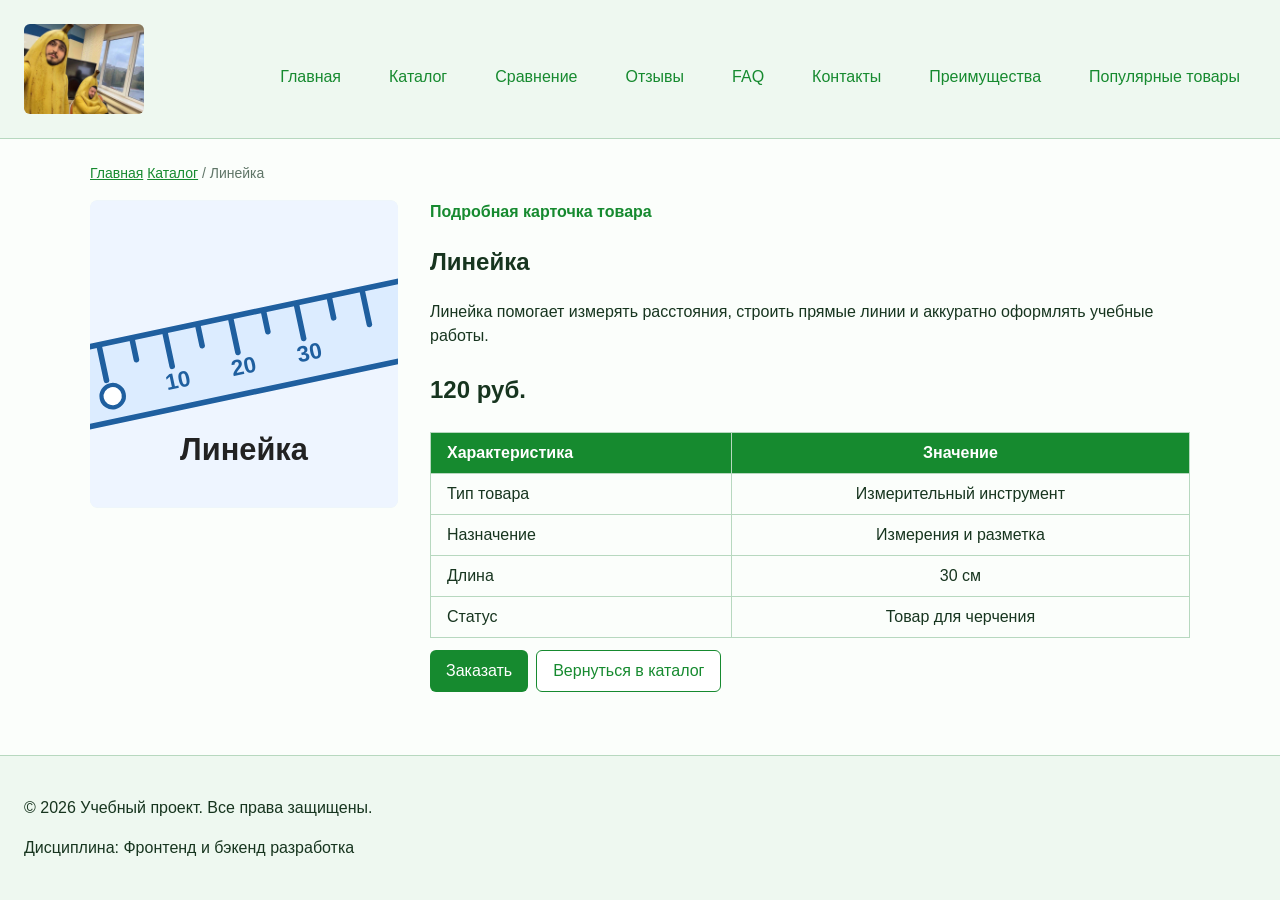
<file: product-ruler.html>
<!DOCTYPE html>
<html lang="ru">
<head>
    <meta charset="UTF-8">
    <meta name="viewport" content="width=device-width, initial-scale=1.0">
    <meta name="description" content="Подробная карточка товара Линейка в учебном интернет-магазине.">
    <title>Линейка — подробная карточка товара</title>
    <link rel="stylesheet" href="css/style.css">
    <script src="js/main.js" defer></script>
</head>
<body id="top">
<header>
    <div class="site-header">
        <a class="site-logo" href="index.html">
            <img src="images/logo.jpg" alt="ShopProject">
        </a>

        <nav class="site-nav" aria-label="Основная навигация">
            <ul class="site-nav__list">
                <li><a href="index.html">Главная</a></li>
                <li><a href="catalog.html">Каталог</a></li>
                <li><a href="comparison.html">Сравнение</a></li>
                <li><a href="reviews.html">Отзывы</a></li>
                <li><a href="faq.html">FAQ</a></li>
                <li><a href="contacts.html">Контакты</a></li>
                <li><a href="index.html#advantages">Преимущества</a></li>
                <li><a href="index.html#popular">Популярные товары</a></li>
            </ul>
        </nav>
    </div>
</header>

<main>
    <nav class="breadcrumbs" aria-label="Хлебные крошки">
        <a href="index.html">Главная</a>
        <a href="catalog.html">Каталог</a>
        <span>Линейка</span>
    </nav>

    <section class="product-detail">
        <img class="product-detail__image" src="images/product-3.svg" alt="Линейка">
        <div class="product-detail__content">
            <p class="product-detail__label">Подробная карточка товара</p>
            <h1>Линейка</h1>
            <p>
                Линейка помогает измерять расстояния, строить прямые линии
                и аккуратно оформлять учебные работы.
            </p>
            <p class="product-detail__price">120 руб.</p>
            <div class="comparison-table-wrap">
                <table class="comparison-table product-detail__table">
                    <tbody>
                    <tr>
                        <th>Характеристика</th>
                        <th>Значение</th>
                    </tr>
                    <tr>
                        <td>Тип товара</td>
                        <td>Измерительный инструмент</td>
                    </tr>
                    <tr>
                        <td>Назначение</td>
                        <td>Измерения и разметка</td>
                    </tr>
                    <tr>
                        <td>Длина</td>
                        <td>30 см</td>
                    </tr>
                    <tr>
                        <td>Статус</td>
                        <td>Товар для черчения</td>
                    </tr>
                    </tbody>
                </table>
            </div>
            <div class="product-card__actions">
                <button class="button product-card__button" type="button" data-product="Линейка">Заказать</button>
                <a class="button button--secondary" href="catalog.html">Вернуться в каталог</a>
            </div>
        </div>
    </section>
</main>

<dialog class="order-dialog" id="order-dialog" aria-labelledby="order-dialog-title" aria-describedby="order-dialog-description">
    <h2 id="order-dialog-title">Оформление заявки</h2>
    <p class="order-dialog__text" id="order-dialog-description">
        Заполните контактные данные, и мы свяжемся с вами по выбранному товару.
    </p>
    <form class="order-form" id="order-form" action="#" method="post" novalidate>
        <input id="selected-product" name="selected-product" type="hidden">
        <div class="form-field">
            <label for="order-name">Имя</label>
            <input id="order-name" name="name" type="text" placeholder="Введите ваше имя" minlength="2" autocomplete="given-name" required>
        </div>
        <div class="form-field">
            <label for="order-email">E-mail</label>
            <input id="order-email" name="email" type="email" placeholder="example@mail.ru" autocomplete="email" required>
        </div>
        <div class="form-field">
            <label for="order-phone">Телефон</label>
            <input id="order-phone" name="phone" type="tel" inputmode="tel" placeholder="+7 (900) 000-00-00" pattern="^\+7 \(\d{3}\) \d{3}-\d{2}-\d{2}$" required>
            <small>Формат: +7 (900) 000-00-00</small>
        </div>
        <div class="form-field">
            <label for="order-date">Дата связи</label>
            <input id="order-date" name="date" type="date">
        </div>
        <div class="form-field">
            <label for="order-topic">Тема заявки</label>
            <select id="order-topic" name="topic" required>
                <option value="">Выберите тему</option>
                <option value="product">Заказ товара</option>
                <option value="consultation">Консультация</option>
                <option value="delivery">Доставка</option>
            </select>
        </div>
        <div class="form-field">
            <label for="order-comment">Комментарий</label>
            <textarea id="order-comment" name="comment" rows="4" placeholder="Укажите дополнительную информацию"></textarea>
        </div>
        <div class="form-field form-field--checkbox">
            <label>
                <input id="order-agreement" name="agreement" type="checkbox" required>
                Я согласен на обработку данных
            </label>
        </div>
        <div class="form-actions">
            <button class="button button--secondary" type="button" id="close-order-dialog">Закрыть</button>
            <button class="button" type="submit">Отправить заявку</button>
        </div>
    </form>
</dialog>

<p class="success-message" id="success-message" hidden>
    Форма успешно отправлена!
</p>
<footer>
    <p>&copy; 2026 Учебный проект. Все права защищены.</p>
    <p>Дисциплина: Фронтенд и бэкенд разработка</p>
</footer>
</body>
</html>
</file>
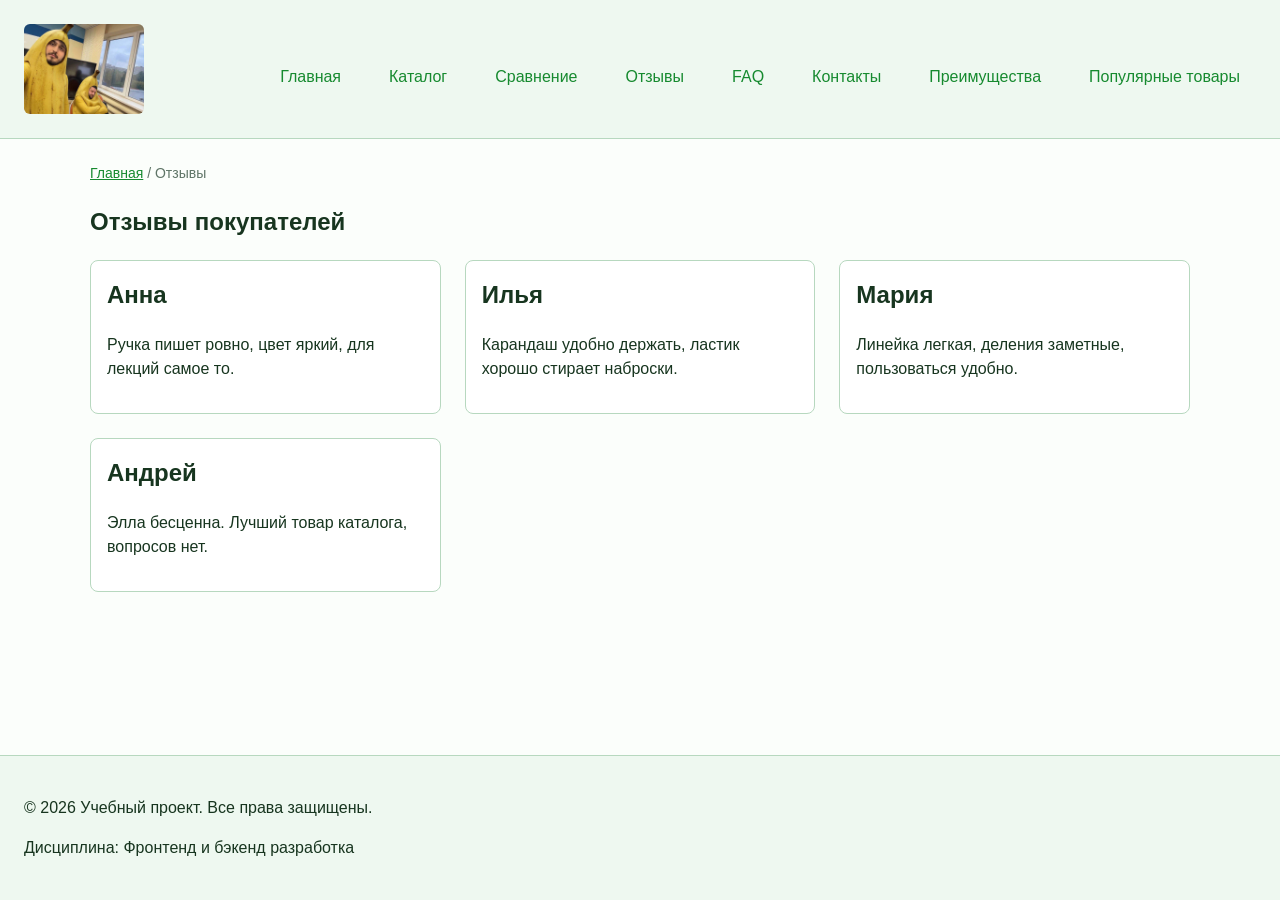
<file: reviews.html>
<!DOCTYPE html>
<html lang="ru">
<head>
    <meta charset="UTF-8">
    <meta name="viewport" content="width=device-width, initial-scale=1.0">
    <meta name="description" content="Отзывы покупателей учебного интернет-магазина.">
    <title>Отзывы — Учебный интернет-магазин</title>
    <link rel="stylesheet" href="css/style.css">
</head>
<body id="top">
<header>
    <div class="site-header">
        <a class="site-logo" href="index.html">
            <img src="images/logo.jpg" alt="ShopProject">
        </a>

        <nav class="site-nav" aria-label="Основная навигация">
            <ul class="site-nav__list">
                <li><a href="index.html">Главная</a></li>
                <li><a href="catalog.html">Каталог</a></li>
                <li><a href="comparison.html">Сравнение</a></li>
                <li><a href="reviews.html">Отзывы</a></li>
                <li><a href="faq.html">FAQ</a></li>
                <li><a href="contacts.html">Контакты</a></li>
                <li><a href="index.html#advantages">Преимущества</a></li>
                <li><a href="index.html#popular">Популярные товары</a></li>
            </ul>
        </nav>
    </div>
</header>

<main>
    <nav class="breadcrumbs" aria-label="Хлебные крошки">
        <a href="index.html">Главная</a>
        <span>Отзывы</span>
    </nav>

    <section class="section">
        <h1>Отзывы покупателей</h1>
        <div class="reviews-grid">
            <article class="review-card">
                <h2>Анна</h2>
                <p>Ручка пишет ровно, цвет яркий, для лекций самое то.</p>
            </article>
            <article class="review-card">
                <h2>Илья</h2>
                <p>Карандаш удобно держать, ластик хорошо стирает наброски.</p>
            </article>
            <article class="review-card">
                <h2>Мария</h2>
                <p>Линейка легкая, деления заметные, пользоваться удобно.</p>
            </article>
            <article class="review-card">
                <h2>Андрей</h2>
                <p>Элла бесценна. Лучший товар каталога, вопросов нет.</p>
            </article>
        </div>
    </section>
</main>
<footer>
    <p>&copy; 2026 Учебный проект. Все права защищены.</p>
    <p>Дисциплина: Фронтенд и бэкенд разработка</p>
</footer>
</body>
</html>
</file>
<file: css/style.css>
/* ===============================
   1. Переменные проекта
   =============================== */

:root {
    /* Основные цвета проекта */
    --color-bg: #fbfefb;
    --color-text: #17351f;
    --color-muted: #5f7567;
    --color-primary: #168a2f;
    --color-primary-dark: #0f6423;
    --color-border: #b7d8bf;
    --color-surface: #eef8f0;
    --color-surface-accent: #ddf4e3;
    --color-danger: #b00020;
    --color-success: #168a2f;
    --color-success-bg: #e6f7ea;
    --color-white: #ffffff;

    /* Отступы */
    --space-xs: 4px;
    --space-sm: 8px;
    --space-md: 16px;
    --space-lg: 24px;
    --space-xl: 32px;

    /* Скругления */
    --radius-sm: 6px;
    --radius-md: 8px;
    --radius-lg: 12px;

    /* Размеры */
    --container-width: 1100px;
}
/* ===============================
   2. Базовые стили
   =============================== */

* {
    box-sizing: border-box;
}

body {
    margin: 0;
    font-family: Arial, sans-serif;
    line-height: 1.5;
    color: var(--color-text);
    background-color: var(--color-bg);
    min-height: 100vh;
    display: flex;
    flex-direction: column;
}
header,
main,
footer {
    padding: var(--space-lg);
}
main {
    flex-grow: 1;
}
header {
    border-bottom: 1px solid var(--color-border);
    background-color: var(--color-surface);
}

footer {
    border-top: 1px solid var(--color-border);
    background-color: var(--color-surface);
}
/* ===============================
   3. Общие элементы интерфейса
   =============================== */

a {
    color: var(--color-primary);
}

a:hover {
    color: var(--color-primary-dark);
}

a:focus-visible {
    outline: 2px solid var(--color-primary);
    outline-offset: 3px;
}
.button {
    display: inline-block;
    padding: var(--space-sm) var(--space-md);
    color: var(--color-white);
    background-color: var(--color-primary);
    text-decoration: none;
    border: none;
    border-radius: var(--radius-sm);
    cursor: pointer;
    font: inherit;
    line-height: 1.5;
}

.button:hover {
    color: var(--color-white);
    background-color: var(--color-primary-dark);
}

.button:active {
    transform: translateY(1px);
}

.button:focus-visible {
    outline: 2px solid var(--color-primary);
    outline-offset: 3px;
}

.button:disabled {
    opacity: 0.6;
    cursor: not-allowed;
}

.button--secondary {
    color: var(--color-primary);
    background-color: var(--color-white);
    border: 1px solid var(--color-primary);
}

.button--secondary:hover {
    color: var(--color-white);
    background-color: var(--color-primary);
}
/* ===============================
   4. Компоненты страницы
   =============================== */

.hero {
    max-width: var(--container-width);
    margin: 0 auto var(--space-xl);
    padding: var(--space-xl) var(--space-lg);
    background-color: var(--color-surface-accent);
    border-radius: var(--radius-lg);
}

.section {
    max-width: var(--container-width);
    margin: 0 auto var(--space-xl);
}

.section h2 {
    margin-top: 0;
}

.site-header {
    display: flex;
    flex-wrap: wrap;
    align-items: center;
    justify-content: space-between;
    gap: var(--space-md);
}

.site-logo {
    display: inline-flex;
    align-items: center;
}

.site-logo img {
    display: block;
    width: 120px;
    height: auto;
    border-radius: var(--radius-sm);
}

.section__image {
    display: block;
    width: 50%;
    aspect-ratio: 4 / 3;
    object-fit: cover;
    border-radius: var(--radius-sm);
    background-color: var(--color-surface);
}


.product-card {
    position: relative;
    display: flex;
    flex-direction: column;
    gap: var(--space-sm);
    margin-bottom: 0;
    padding: var(--space-md);
    border: 1px solid var(--color-border);
    border-radius: var(--radius-md);
    background-color: var(--color-bg);
}

.product-card__badge {
    position: absolute;
    top: var(--space-md);
    right: var(--space-md);
    padding: 4px 8px;
    color: var(--color-white);
    background-color: var(--color-success);
    border-radius: var(--radius-sm);
    font-size: 14px;
    font-weight: 700;
}

.product-card__image {
    display: block;
    width: 100%;
    aspect-ratio: 16 / 10;
    object-fit: cover;
    border-radius: var(--radius-sm);
    background-color: var(--color-surface);
}

.product-card__title {
    margin: 0;
}

.product-card__description,
.product-card__price {
    margin: 0;
}

.product-card__price {
    font-weight: 700;
}

.product-card__actions {
    margin-top: 12px;
    display: flex;
    flex-wrap: wrap;
    gap: var(--space-sm);
}

.product-card .button {
    align-self: flex-start;
}


.product-card:hover {
    border-color: var(--color-primary);
    box-shadow: 0 8px 18px rgba(22, 138, 47, 0.12);
}

.product-card:focus-within {
    border-color: var(--color-primary);
    box-shadow: 0 0 0 3px rgba(22, 138, 47, 0.18);
}

.product-card--featured {
    background-color: var(--color-surface-accent);
}

.product-card--compact .product-card__description {
    color: var(--color-muted);
}

.review-card {
    padding: var(--space-md);
    border: 1px solid var(--color-border);
    border-radius: var(--radius-md);
    background-color: var(--color-white);
}

.review-card h2,
.review-card h3 {
    margin-top: 0;
}

.reviews-grid {
    display: grid;
    grid-template-columns: repeat(3, 1fr);
    gap: var(--space-lg);
}

.faq-list {
    display: grid;
    gap: var(--space-md);
}

.faq-item {
    padding: var(--space-md);
    border: 1px solid var(--color-border);
    border-radius: var(--radius-md);
    background-color: var(--color-white);
}

.faq-item h2,
.faq-item h3 {
    margin-top: 0;
    margin-bottom: var(--space-sm);
}

.faq-item p {
    margin: 0;
}

.product-detail {
    max-width: var(--container-width);
    margin: 0 auto var(--space-xl);
    display: grid;
    grid-template-columns: minmax(280px, 420px) 1fr;
    gap: var(--space-xl);
    align-items: start;
}

.product-detail__image {
    width: 100%;
    aspect-ratio: 1 / 1;
    object-fit: cover;
    border-radius: var(--radius-md);
    background-color: var(--color-surface);
}

.product-detail__label {
    margin: 0 0 var(--space-sm);
    color: var(--color-primary);
    font-weight: 700;
}

.product-detail__price {
    font-size: 24px;
    font-weight: 700;
}

.product-detail__list {
    margin-bottom: var(--space-lg);
}

.aside-info {
    max-width: var(--container-width);
    margin: 0 auto var(--space-xl);
    padding: var(--space-md);
    border-left: 4px solid var(--color-primary);
    background-color: var(--color-surface);
}
.site-nav__list {
    display: flex;
    flex-wrap: wrap;
    justify-content: center;
    align-items: center;
    gap: var(--space-md);
    padding: 0;
    margin: var(--space-md) 0 0;
    list-style: none;
}
.site-nav__list a {
    display: inline-block;
    padding: var(--space-sm) var(--space-md);
    color: var(--color-primary);
    text-decoration: none;
    border-radius: var(--radius-sm);
}

.site-nav__list a:hover {
    color: var(--color-white);
    background-color: var(--color-primary);
}
.products-grid {
    display: grid;
    grid-template-columns: repeat(3, 1fr);
    gap: var(--space-lg);
}
.catalog-layout {
    max-width: var(--container-width);
    margin: 0 auto var(--space-xl);
    display: grid;
    grid-template-columns: 260px 1fr;
    grid-template-areas: "filters products";
    gap: var(--space-lg);
}

.catalog-filters {
    grid-area: filters;
    position: sticky;
    top: var(--space-lg);
    align-self: start;
    padding: var(--space-md);
    border: 1px solid var(--color-border);
    border-radius: var(--radius-md);
    background-color: var(--color-surface);
}

.catalog-products {
    grid-area: products;
}
.filters-form {
    display: grid;
    gap: var(--space-md);
}

.filters-form fieldset {
    margin: 0;
    padding: var(--space-md);
    border: 1px solid var(--color-border);
    border-radius: var(--radius-sm);
}

.filters-form legend {
    font-weight: 700;
}

.filters-form label {
    display: block;
    margin-bottom: var(--space-sm);
}

.filters-form input[type="number"] {
    width: 100%;
    padding: 8px 10px;
    border: 1px solid var(--color-border);
    border-radius: var(--radius-sm);
    font: inherit;
}


    /* ===============================
       5. Форма и модальное окно
       =============================== */

.order-dialog {
    width: min(100% - 32px, 560px);
    padding: var(--space-lg);
    border: none;
    border-radius: var(--radius-lg);
}

.order-dialog::backdrop {
    background-color: rgba(0, 0, 0, 0.5);
}

.form-field {
    margin-bottom: var(--space-md);
}

.form-field label {
    display: block;
    margin-bottom: var(--space-xs);
}

.form-field input,
.form-field select,
.form-field textarea {
    width: 100%;
    padding: 10px 12px;
    border: 1px solid var(--color-border);
    border-radius: var(--radius-sm);
    font: inherit;
}

.form-field input[type="checkbox"] {
    width: auto;
}

.form-field small {
    display: block;
    margin-top: var(--space-xs);
    color: var(--color-muted);
}

.form-actions {
    display: flex;
    flex-wrap: wrap;
    gap: var(--space-sm);
}

.order-dialog__text {
    color: var(--color-muted);
}

.order-dialog__product {
    padding: var(--space-sm) var(--space-md);
    border-radius: var(--radius-sm);
    background-color: var(--color-surface);
    font-weight: 700;
}

.form-field input:hover,
.form-field select:hover,
.form-field textarea:hover {
    border-color: var(--color-primary);
}

.form-field input:focus-visible,
.form-field select:focus-visible,
.form-field textarea:focus-visible,
.form-actions button:focus-visible {
    outline: 2px solid var(--color-primary);
    outline-offset: 3px;
}

[aria-invalid="true"] {
    border-color: var(--color-danger);
}
.success-message {
    max-width: var(--container-width);
    margin: var(--space-lg) auto;
    padding: var(--space-md);
    border-left: 4px solid var(--color-success);
    background-color: var(--color-success-bg);
}

.breadcrumbs {
    max-width: var(--container-width);
    margin: 0 auto var(--space-md);
    font-size: 14px;
    color: var(--color-muted);
}

.breadcrumbs a {
    color: var(--color-primary);
}

.breadcrumbs span::before {
    content: " / ";
    color: var(--color-muted);
}
html {
    scroll-behavior: smooth;
}
:target {
    outline: 2px dashed var(--color-primary);
    outline-offset: 4px;
}

.comparison-table-wrap {
    overflow-x: auto;
}

.comparison-table {
    width: 100%;
    min-width: 760px;
    border-collapse: collapse;
}

.comparison-table th,
.comparison-table td {
    padding: var(--space-sm) var(--space-md);
    border: 1px solid var(--color-border);
    text-align: center;
}

.comparison-table th:first-child,
.comparison-table td:first-child {
    text-align: left;
}

.comparison-table th {
    font-weight: 700;
    color: var(--color-white);
    background-color: var(--color-primary);
}

@media (max-width: 900px) {
    .products-grid,
    .reviews-grid,
    .product-detail,
    .catalog-layout {
        grid-template-columns: 1fr;
    }

    .catalog-layout {
        grid-template-areas:
            "filters"
            "products";
    }

    .catalog-filters {
        position: static;
    }

    .section__image {
        width: 100%;
    }
}
</file>
